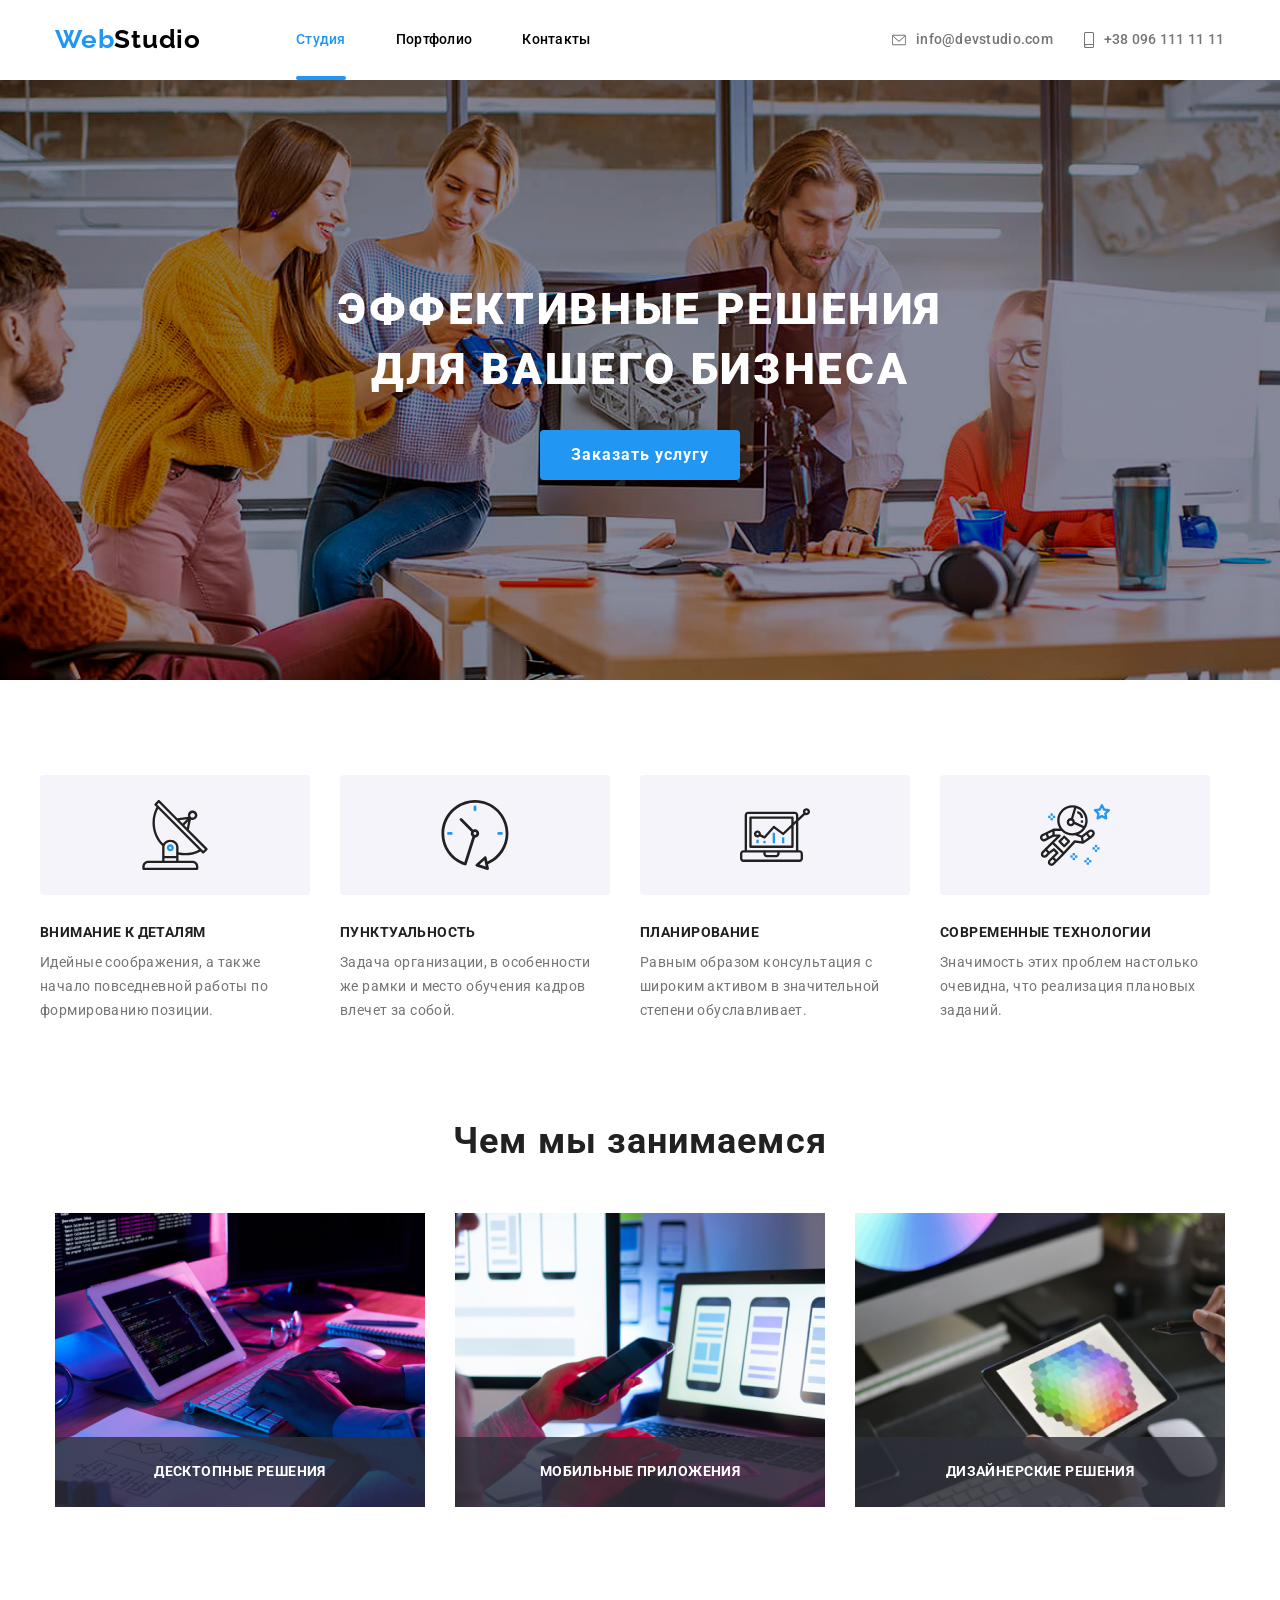
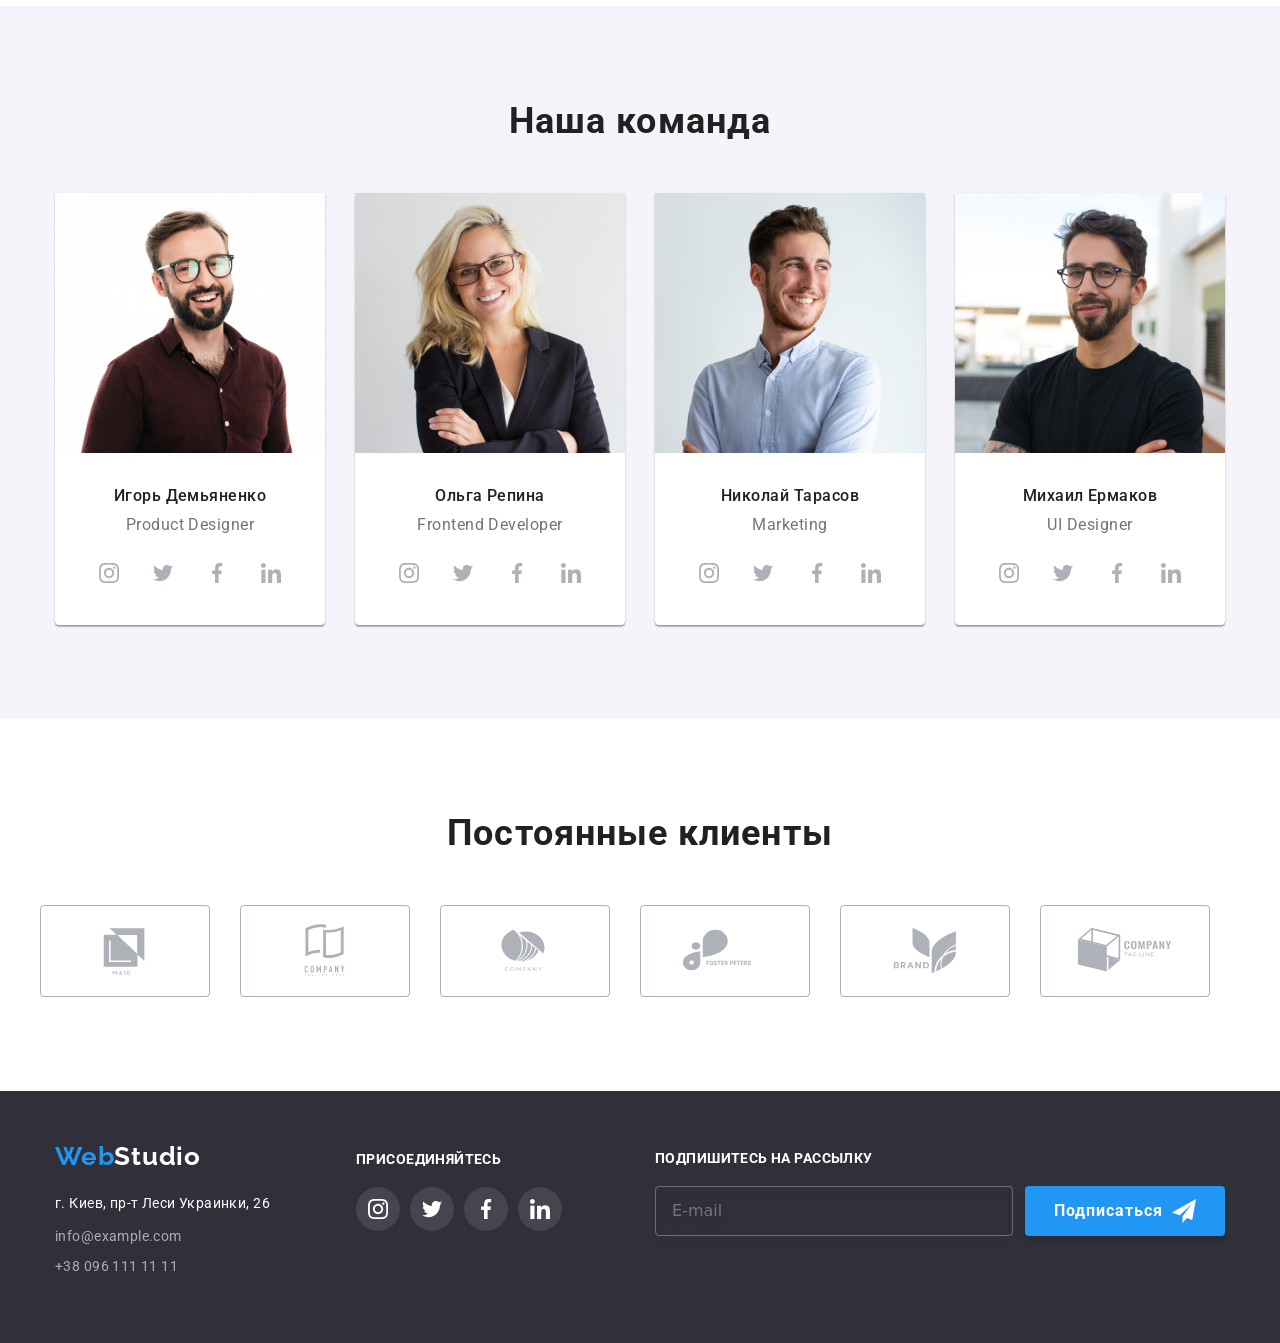
<file: index.html>
<!DOCTYPE html>
<html lang="ru">
  <head>
    <meta charset="UTF-8" />
    <meta http-equiv="X-UA-Compatible" content="IE=edge" />
    <meta name="viewport" content="width=device-width, initial-scale=1.0" />
    <link rel="stylesheet" href="css/styles.css" />
    <link
      rel="stylesheet"
      href="https://cdnjs.cloudflare.com/ajax/libs/modern-normalize/1.1.0/modern-normalize.min.css"
      integrity="sha512-wpPYUAdjBVSE4KJnH1VR1HeZfpl1ub8YT/NKx4PuQ5NmX2tKuGu6U/JRp5y+Y8XG2tV+wKQpNHVUX03MfMFn9Q=="
      crossorigin="anonymous"
      referrerpolicy="no-referrer"
    />
    <link rel="stylesheet" href="./css/styles.css" />
    <link rel="preconnect" href="https://fonts.googleapis.com" />
    <link rel="preconnect" href="https://fonts.gstatic.com" crossorigin />
    <link
      href="https://fonts.googleapis.com/css2?family=Montserrat:wght@400;700&family=Raleway:wght@700&family=Roboto:wght@400;500;700;900&display=swap"
      rel="stylesheet"
    />
    <title lang="en">WebStudio</title>
    <link
      rel="stylesheet"
      href="https://cdnjs.cloudflare.com/ajax/libs/modern-normalize/1.1.0/modern-normalize.min.css"
      integrity="sha512-wpPYUAdjBVSE4KJnH1VR1HeZfpl1ub8YT/NKx4PuQ5NmX2tKuGu6U/JRp5y+Y8XG2tV+wKQpNHVUX03MfMFn9Q=="
      crossorigin="anonymous"
      referrerpolicy="no-referrer"
    />
  </head>
  <body>
    <!-- Header -->
    <header class="header">
      <div class="container-head container">
        <nav class="nav">
          <a lang="en" class="logo" href="./index.html"
            ><span class="logo-styles">Web</span>Studio</a
          >
          <ul class="nav-menu">
            <li class="nav-link current"><a target="_blank" href="./index.html">Студия</a></li>
            <li class="nav-link"><a target="_blank" href="./portfolio.html">Портфолио</a></li>
            <li class="nav-link"><a target="_blank" href="">Контакты</a></li>
          </ul>
        </nav>
        <ul class="contacts">
          <li class="contact-link">
            <a lang="en" class="mail-styles" href="mailto:info@devstudio.com"
              ><svg class="mail-icon" width="16" height="12" ;>
                <use href="./images/symbol-defs.svg#icon-envelope"></use>
              </svg>
              info@devstudio.com</a
            >
          </li>
          <li class="contact-link">
            <a class="tel-styles" href="tel:+380961111111"
              ><svg class="tel-icon" width="10" height="16" ;>
                <use href="./images/symbol-defs.svg#icon-smartphone"></use></svg
              >+38 096 111 11 11</a
            >
          </li>
        </ul>
      </div>
    </header>
    <!-- Main -->
    <main class="main">
      <div class="main-container">
        <!-- Hero -->
        <section class="hero">
          <h1 class="hero-title">
            Эффективные решения <br />
            для вашего бизнеса
          </h1>
          <button class="btn hero-button" data-modal-open type="button">Заказать услугу</button>
        </section>
        <!-- Peculiarities -->
        <section class="peculiarities">
          <div class="peculiarities-container">
            <ul class="peculiarities-list">
              <li class="peculiarities-item">
                <div class="peculiarities-box-icon"><svg width="70" height="70" class="peculiarities-icon antenna-icon"><use href="./images/symbol-defs.svg#icon-antenna"></use></svg></div>
                <h3 class="peculiarities-title">Внимание к деталям</h3>
                <p class="peculiarities-text">
                  Идейные соображения, а также начало повседневной работы по
                  формированию позиции.
                </p>
              </li>
              <li class="peculiarities-item">
                <div class="peculiarities-box-icon"><svg width="70" height="70"  class="peculiarities-icon clock-icon"><use href="./images/symbol-defs.svg#icon-clock"></use></svg></div>
                <h3 class="peculiarities-title">Пунктуальность</h3>
                <p class="peculiarities-text">
                  Задача организации, в особенности же рамки и место обучения
                  кадров влечет за собой.
                </p>
              </li>
              <li class="peculiarities-item">
                <div class="peculiarities-box-icon"><svg width="70" height="70"  class="peculiarities-icon diagram-icon"><use href="./images/symbol-defs.svg#icon-diagram"></use></svg></div>
                <h3 class="peculiarities-title">Планирование</h3>
                <p class="peculiarities-text">
                  Равным образом консультация с широким активом в значительной
                  степени обуславливает.
                </p>
              </li>
              <li class="peculiarities-item">
                <div class="peculiarities-box-icon"><svg width="70" height="70"  class="peculiarities-icon astronaut-icon"><use href="./images/symbol-defs.svg#icon-astronaut"></use></svg></div>
                <h3 class="peculiarities-title">Современные технологии</h3>
                <p class="peculiarities-text">
                  Значимость этих проблем настолько очевидна, что реализация
                  плановых заданий.
                </p>
              </li>
            </ul>
          </div>
        </section>
        <!-- About us -->
        <div class="about">
          <h2 class="about-title">Чем мы занимаемся</h2>
          <ul class="about-list">
            <li class="about-item">
              <img class=""
                src="./images/box1.png"
                alt="Веб разработка"
                width="370px"
                height="294px"
              />
              <p class="aboutimg-text">ДЕСКТОПНЫЕ РЕШЕНИЯ</p>
            </li>
            <li class="about-item">
              <img class=""
                src="./images/box2.png"
                alt="Мобильный дизайн"
                width="370px"
                height="294px"
              />
              <p class="aboutimg-text">МОБИЛЬНЫЕ ПРИЛОЖЕНИЯ</p>
            </li>
            <li class="about-item">
              <img class=""
                src="./images/box3.png"
                alt="Графический дизайн"
                width="370px"
                height="294px"
              />
              <p class="aboutimg-text">ДИЗАЙНЕРСКИЕ РЕШЕНИЯ</p
            </li>
          </ul>
        </div>
        <!-- Our team -->
        <section class="our-team">
          <div class="container">
            <h2 class="our-team-title">Наша команда</h2>
            <ul class="team-list">
              <li class="team-card">
                <img
                  src="./images/img.jpg"
                  alt="Игорь Демьяненко"
                  width="270px"
                  height="260px"
                />
                <h3 class="card-title">Игорь Демьяненко</h3>
                <p class="card-text" lang="en">Product Designer</p>
                <ul class="card-soc-list">
                  <li class="card-soc-item">
                    <a class="card-soc-link" href=""
                      ><svg class="card-icon" width="20" height="20" ;>
                        <use
                          href="./images/symbol-defs.svg#icon-instagram"
                        ></use></svg
                    ></a>
                    
                  </li>
                  <li class="card-soc-item">
                      <a class="card-soc-link" href=""
                        ><svg class="card-icon" width="20" height="20" ;>
                          <use
                            href="./images/symbol-defs.svg#icon-twitter"
                          ></use></svg></a
                    ></a>
                  </li>
                  <li class="card-soc-item">
                      <a class="card-soc-link" href=""
                        ><svg class="card-icon" width="20" height="20" ;>
                          <use
                            href="./images/symbol-defs.svg#icon-facebook"
                          ></use></svg></a
                    ></a>
                  </li>
                  <li class="card-soc-item">
                      <a class="card-soc-link" href=""
                        ><svg class="card-icon" width="20" height="20" ;>
                          <use
                            href="./images/symbol-defs.svg#icon-linkedin"
                          ></use></svg></a
                    ></a>
                  </li>
                </ul>
              </li>
              <li class="team-card">
                <img
                  src="./images/img11.jpg"
                  alt="Ольга Репина"
                  width="270px"
                  height="260px"
                />
                <h3 class="card-title">Ольга Репина</h3>
                <p class="card-text" lang="en">Frontend Developer</p>
                <ul class="card-soc-list">
                  <li class="card-soc-item">
                    <a class="card-soc-link" href=""
                      ><svg class="card-icon" width="20" height="20" ;>
                        <use
                          href="./images/symbol-defs.svg#icon-instagram"
                        ></use></svg
                    ></a>
                    
                  </li>
                  <li class="card-soc-item">
                      <a class="card-soc-link" href=""
                        ><svg class="card-icon" width="20" height="20" ;>
                          <use
                            href="./images/symbol-defs.svg#icon-twitter"
                          ></use></svg></a
                    ></a>
                  </li>
                  <li class="card-soc-item">
                      <a class="card-soc-link" href=""
                        ><svg class="card-icon" width="20" height="20" ;>
                          <use
                            href="./images/symbol-defs.svg#icon-facebook"
                          ></use></svg></a
                    ></a>
                  </li>
                  <li class="card-soc-item">
                      <a class="card-soc-link" href=""
                        ><svg class="card-icon" width="20" height="20" ;>
                          <use
                            href="./images/symbol-defs.svg#icon-linkedin"
                          ></use></svg></a
                    ></a>
                  </li>
                </ul>
              </li>
              <li class="team-card">
                <img
                  src="./images/img22.jpg"
                  alt="Николай Тарасов"
                  width="270px"
                  height="260px"
                />
                <h3 class="card-title">Николай Тарасов</h3>
                <p class="card-text" lang="en">Marketing</p>
                <ul class="card-soc-list">
                  <li class="card-soc-item">
                    <a class="card-soc-link" href=""
                      ><svg class="card-icon" width="20" height="20" ;>
                        <use
                          href="./images/symbol-defs.svg#icon-instagram"
                        ></use></svg
                    ></a>
                    
                  </li>
                  <li class="card-soc-item">
                      <a class="card-soc-link" href=""
                        ><svg class="card-icon" width="20" height="20" ;>
                          <use
                            href="./images/symbol-defs.svg#icon-twitter"
                          ></use></svg></a
                    ></a>
                  </li>
                  <li class="card-soc-item">
                      <a class="card-soc-link" href=""
                        ><svg class="card-icon" width="20" height="20" ;>
                          <use
                            href="./images/symbol-defs.svg#icon-facebook"
                          ></use></svg></a
                    ></a>
                  </li>
                  <li class="card-soc-item">
                      <a class="card-soc-link" href=""
                        ><svg class="card-icon" width="20" height="20" ;>
                          <use
                            href="./images/symbol-defs.svg#icon-linkedin"
                          ></use></svg></a
                    ></a>
                  </li>
                </ul>
              </li>
              <li class="team-card">
                <img
                  src="./images/img33.jpg"
                  alt="Михаил Ермаков"
                  width="270px"
                  height="260px"
                />
                <h3 class="card-title">Михаил Ермаков</h3>
                <p class="card-text" lang="en">UI Designer</p>
                <ul class="card-soc-list">
                  <li class="card-soc-item">
                    <a class="card-soc-link" href=""
                      ><svg class="card-icon" width="20" height="20" ;>
                        <use
                          href="./images/symbol-defs.svg#icon-instagram"
                        ></use></svg
                    ></a>
                    
                  </li>
                  <li class="card-soc-item">
                      <a class="card-soc-link" href=""
                        ><svg class="card-icon" width="20" height="20" ;>
                          <use
                            href="./images/symbol-defs.svg#icon-twitter"
                          ></use></svg></a
                    ></a>
                  </li>
                  <li class="card-soc-item">
                      <a class="card-soc-link" href=""
                        ><svg class="card-icon" width="20" height="20" ;>
                          <use
                            href="./images/symbol-defs.svg#icon-facebook"
                          ></use></svg></a
                    ></a>
                  </li>
                  <li class="card-soc-item">
                      <a class="card-soc-link" href=""
                        ><svg class="card-icon" width="20" height="20" ;>
                          <use
                            href="./images/symbol-defs.svg#icon-linkedin"
                          ></use></svg></a
                    ></a>
                  </li>
                </ul>
              </li>
            </ul>
          </div>
        </section>
        <section class="regular">
          <div class="regular-container container">
          <h2 class="regular-title">Постоянные клиенты</h2>
          <ul class="regular-list">
            <li class="regular-item"><a class="regular-link" href=""><svg class="regular-icon" width="106" height="60"><use href="./images/symbol-defs.svg#icon-Logo"></use></svg></a></li>
            <li class="regular-item"><a class="regular-link" href=""><svg class="regular-icon" width="106" height="60"><use href="./images/symbol-defs.svg#icon-Logo-1"></use></svg></a></li>
            <li class="regular-item"><a class="regular-link" href=""><svg class="regular-icon" width="106" height="60"><use href="./images/symbol-defs.svg#icon-Logo-2"></use></svg></a></li>
            <li class="regular-item"><a class="regular-link" href=""><svg class="regular-icon" width="106" height="60"><use href="./images/symbol-defs.svg#icon-Logo-3"></use></svg></a></li>
            <li class="regular-item"><a class="regular-link" href=""><svg class="regular-icon" width="106" height="60"><use href="./images/symbol-defs.svg#icon-Logo-4"></use></svg></a></li>
            <li class="regular-item"><a class="regular-link" href=""><svg class="regular-icon" width="106" height="60"><use href="./images/symbol-defs.svg#icon-Logo-6"></use></svg></a></li>
          </ul>
          </div>
        </section>
      </div>
    </main>
    <!-- Footer -->
    <footer class="footer">
      <div class="footer-container container">
        <div class="footer-content">
          <a class="footer-logo" lang="en" href="index.html"
          ><span class="logo-styles">Web</span>Studio</a
        >
        <address class="address">
          <a href="https://goo.gl/maps/aNRmM5jgGCXuYNQ1A" class="footer-link"
            >г. Киев, пр-т Леси Украинки, 26</a
          >
          <ul class="footer-contacts">
            <a lang="en" class="footer-mail" href="mailto:info@example.com"
              >info@example.com</a
            >
            
            <a class="footer-tel" href="tel:+380961111111">+38 096 111 11 11</a>
          </ul>
        </address>
        </div>
      <div class="footer-social">
        <h3 class="footer-social-title">Присоединяйтесь</h3>
        <ul class="footer-soc-list">
                  <li class="card-soc-item footer-soc">
                    <a class="card-soc-link" href=""
                      ><svg class="card-icon" width="20" height="20" ;>
                        <use
                          href="./images/symbol-defs.svg#icon-instagram-white"
                        ></use></svg
                    ></a>
                    
                  </li>
                  <li class="card-soc-item footer-soc">
                      <a class="card-soc-link" href=""
                        ><svg class="card-icon" width="20" height="20" ;>
                          <use
                            href="./images/symbol-defs.svg#icon-twitter-white"
                          ></use></svg></a
                    ></a>
                  </li>
                  <li class="card-soc-item footer-soc">
                      <a class="card-soc-link" href=""
                        ><svg class="card-icon" width="20" height="20" ;>
                          <use
                            href="./images/symbol-defs.svg#icon-facebook-white"
                          ></use></svg></a
                    ></a>
                  </li>
                  <li class="card-soc-item footer-soc">
                      <a class="card-soc-link" href=""
                        ><svg class="card-icon" width="20" height="20" ;>
                          <use
                            href="./images/symbol-defs.svg#icon-linkedin-white"
                          ></use></svg></a
                    ></a>
                  </li>
                </ul>
      </div>
      <div class="footer-invite">
        <p class="footer-invite-text">подпишитесь на рассылку</p>
        <div class="footer-invite-wrap">
        <form class="footer-invite-form">
          <input class="footer-invite-input" type="email" name="invite-email" id="invite-email" placeholder="E-mail">
        <button class="invite-btn" type="submit">Подписаться<img class="invite-img" src="./images/icon send.png" alt="иконка отправить" width="24px" height="24px"></button>
        </form>
      </div>
      </div>
      </div>
    </footer>
    <div class="backdrop is-hidden" data-modal>
      <div class="modal">
        <button class="modal-btnclose" data-modal-close type="button"><svg class="modalbtn-close-svg" width="14" height="14"><use href="./images/symbol-defs.svg#icon-modal-btnclose"></use></svg></button>
        <p class="modal-title">Оставьте свои данные, мы вам перезвоним</p>
        <form class="modal-form">
          <label for="modal-input-name" class="modal-input-label">Имя</label>
          <div class="modal-input-container"><input type="text" id="modal-input-name" class="modal-input-name modal-input"><svg class="modal-name-icon" width="18" height="18"><use href="./images/symbol-defs.svg#icon-person"></use></svg>
          </div>
          <label for="modal-input-tel" class="modal-input-label">Телефон</label>
          <div class="modal-input-container">
            <input type="tel" id="modal-input-tel" class="modal-input-tel modal-input"><svg class="modal-name-icon" width="18" height="18"><use href="./images/symbol-defs.svg#icon-phone-modal"></use></svg>
          </div>
          <label for="modal-input-email" class="modal-input-label">Почта</label>
          <div class="modal-input-container">
            <input type="email" id="modal-input-email" class="modal-input-email modal-input"><svg class="modal-name-icon" width="18" height="18"><use href="./images/symbol-defs.svg#icon-email"></use></svg>
          </div>
          <label for="input-comment" class="modal-textarea-label">Комментарий</label>
          <div class="modal-textarea-container"><textarea placeholder="Введите текст" id="input-comment" name="input-comment" class="modal-textarea"></textarea></div>
          <div class="modal-checkbox-container"><input id="modal-checkbox" type="checkbox" class="is-hidden def-checkbox"><label for="modal-checkbox" class="modal-label-checkbox"><p class="modal-checkbox-text">Соглашаюсь с рассылкой и принимаю <a target="_blank" href="" class="modal-checkbox-link">Условия договора</a></p></label></div>
          <button type="submit" class="modal-btnsubmit">Отправить</button>
        </form>
      </div>
    </div>
    <script src="./js/modal.js"></script>
  </body>
</html>
</file>
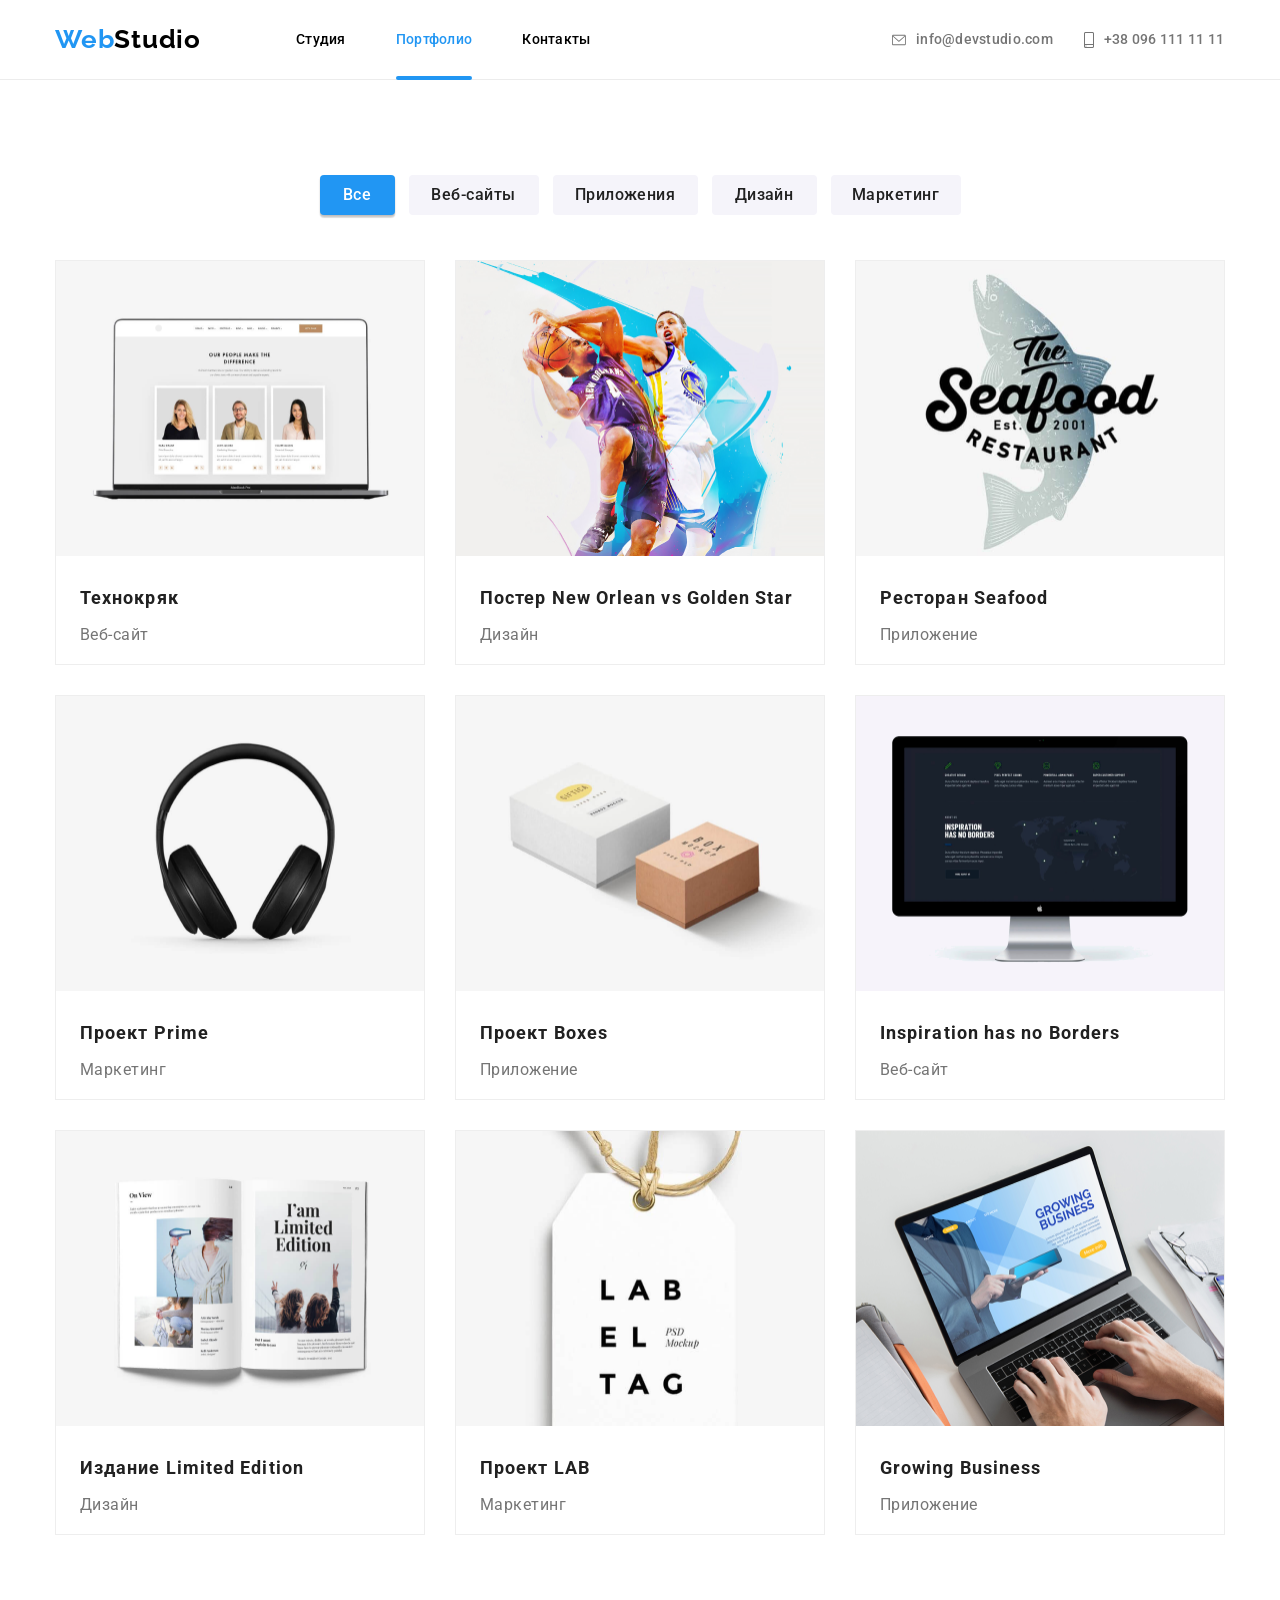
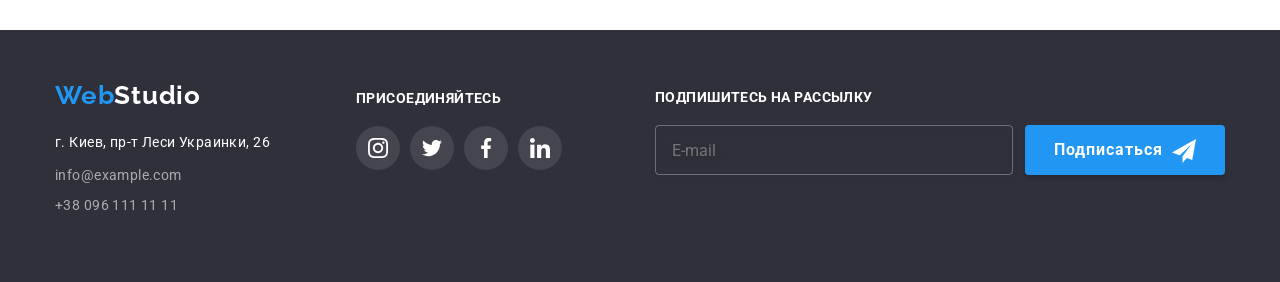
<file: portfolio.html>
<!DOCTYPE html>
<html lang="en">
  <head>
    <meta charset="UTF-8" />
    <meta http-equiv="X-UA-Compatible" content="IE=edge" />
    <meta name="viewport" content="width=device-width, initial-scale=1.0" />
    <link rel="stylesheet" href="/css/styles.css" />
    <link
      rel="stylesheet"
      href="https://cdnjs.cloudflare.com/ajax/libs/modern-normalize/1.1.0/modern-normalize.min.css"
      integrity="sha512-wpPYUAdjBVSE4KJnH1VR1HeZfpl1ub8YT/NKx4PuQ5NmX2tKuGu6U/JRp5y+Y8XG2tV+wKQpNHVUX03MfMFn9Q=="
      crossorigin="anonymous"
      referrerpolicy="no-referrer"
    />
    <link rel="stylesheet" href="./css/styles.css" />
    <link rel="preconnect" href="https://fonts.googleapis.com" />
    <link rel="preconnect" href="https://fonts.gstatic.com" crossorigin />
    <link
      href="https://fonts.googleapis.com/css2?family=Montserrat:wght@400;700&family=Raleway:wght@700&family=Roboto:wght@400;500;700;900&display=swap"
      rel="stylesheet"
    />
    <title>Portfolio</title>
  </head>
  <body>
    <!-- Header -->
    <header class="header portfolio-header">
      <div class="container-head container">
        <nav class="portfolio-nav">
          <a lang="en" class="logo" href="./index.html"
            ><span class="logo-styles">Web</span>Studio</a
          >
          <ul class="nav-menu">
            <li class="nav-link"><a href="./index.html">Студия</a></li>
            <li class="nav-link current">
              <a href="./portfolio.html">Портфолио</a>
            </li>
            <li class="nav-link"><a href="">Контакты</a></li>
          </ul>
        </nav>
        <ul class="contacts">
          <li class="contact-link">
            <a lang="en" class="mail-styles" href="mailto:info@devstudio.com"
              ><svg class="mail-icon" width="16" height="12" ;>
                <use href="./images/symbol-defs.svg#icon-envelope"></use></svg
              >info@devstudio.com</a
            >
          </li>
          <li class="contact-link">
            <a class="tel-styles" href="tel:+380961111111"
              ><svg class="tel-icon" width="10" height="16" ;>
                <use href="./images/symbol-defs.svg#icon-smartphone"></use></svg
              >+38 096 111 11 11</a
            >
          </li>
        </ul>
      </div>
    </header>
    <!-- Main -->
    <main>
      <section class="main-section-portfolio">
        <div class="container-main">
          <ul class="main-btn">
            <li class="mainbtn-item">
              <button type="button" class="mainbtn current-filter mainbtn-all">
                Все
              </button>
            </li>
            <li class="mainbtn-item">
              <button type="button" class="mainbtn mainbtn-websites">
                Веб-сайты
              </button>
            </li>
            <li class="mainbtn-item">
              <button type="button" class="mainbtn mainbtn-app">
                Приложения
              </button>
            </li>
            <li class="mainbtn-item">
              <button type="button" class="mainbtn mainbtn-design">
                Дизайн
              </button>
            </li>
            <li class="mainbtn-item">
              <button type="button" class="mainbtn mainbtn-marketing">
                Маркетинг
              </button>
            </li>
          </ul>
          <section class="cards">
            <div class="main-container">
              <div class="cards-container">
                <ul class="main-cards">
                  <li class="card">
                    <a href="">
                   <div class="card-thumb">
                    <img
                        class="card-pic"
                        width="370"
                        height="295"
                        src="./images/1.png"
                        alt="Постер New Orlean vs Golden Star"
                      /><p class="card-animation">Ресурс предлагает комплексные предложения с разным уровнем функционала и сервисов. Все это позволит посетителю получить исчерпывающие сведения о компании или частном лице.</p> </div>
                      <div class="text-card">
                        <h3 class="card-title-portfolio">Технокряк
                        </h3>
                        <p class="card-text-portfolio">Веб-сайт</p>
                      </div>
                    </a>
                  </li>
                  <li class="card">
                    <a href=""
                      ><div class="card-thumb"><img
                        class="card-pic"
                        width="370"
                        height="295"
                        src="./images/img1.png"
                        alt="Постер New Orlean vs Golden Star"
                      /> <p class="card-animation">Ресурс предлагает комплексные предложения с разным уровнем функционала и сервисов. Все это позволит посетителю получить исчерпывающие сведения о компании или частном лице.</p></div>
                      <div class="text-card">
                        <h3 class="card-title-portfolio">
                          Постер
                          <span lang="en">New Orlean vs Golden Star</span>
                        </h3>
                        <p class="card-text-portfolio">Дизайн</p>
                      </div>
                    </a>
                  </li>
                  <li class="card">
                    <a href=""
                      ><div class="card-thumb"><img
                        class="card-pic"
                        width="370"
                        height="295"
                        src="./images/img2.png"
                        alt="Ресторан Seafood"
                      /><p class="card-animation">Ресурс предлагает комплексные предложения с разным уровнем функционала и сервисов. Все это позволит посетителю получить исчерпывающие сведения о компании или частном лице.</p></div> 
                      <div class="text-card">
                        <h3 class="card-title-portfolio">
                          Ресторан <span lang="en">Seafood</span>
                        </h3>
                        <p class="card-text-portfolio">Приложение</p>
                      </div>
                    </a>
                  </li>
                  <li class="card">
                    <a href=""
                      ><div class="card-thumb"><img
                        class="card-pic"
                        width="370"
                        height="295"
                        src="./images/img3.png"
                        alt="Проект Prime"
                      /><p class="card-animation">Ресурс предлагает комплексные предложения с разным уровнем функционала и сервисов. Все это позволит посетителю получить исчерпывающие сведения о компании или частном лице.</p> </div> 
                      <div class="text-card">
                        <h3 class="card-title-portfolio">
                          Проект <span lang="en">Prime</span>
                        </h3>
                        <p class="card-text-portfolio">Маркетинг</p>
                      </div>
                    </a>
                  </li>
                  <li class="card">
                    <a href=""
                      > <div class="card-thumb"><img
                        class="card-pic"
                        width="370"
                        height="295"
                        src="./images/img4.png"
                        alt="Проект Boxes"
                      /> <p class="card-animation">Ресурс предлагает комплексные предложения с разным уровнем функционала и сервисов. Все это позволит посетителю получить исчерпывающие сведения о компании или частном лице.</p></div>
                      <div class="text-card">
                        <h3 class="card-title-portfolio">
                          Проект <span lang="en">Boxes</span>
                        </h3>
                        <p class="card-text-portfolio">Приложение</p>
                      </div>
                    </a>
                  </li>
                  <li class="card">
                    <a href=""
                      ><div class="card-thumb"><img
                        class="card-pic"
                        width="370"
                        height="295"
                        src="./images/img5.png"
                        alt="Веб-сайт Inspiration has no Borders"
                      /><p class="card-animation">Ресурс предлагает комплексные предложения с разным уровнем функционала и сервисов. Все это позволит посетителю получить исчерпывающие сведения о компании или частном лице.</p></div> 
                      <div class="text-card">
                        <h3 lang="en" class="card-title-portfolio">
                          Inspiration has no Borders
                        </h3>
                        <p lang="ru" class="card-text-portfolio">Веб-сайт</p>
                      </div>
                    </a>
                  </li>
                  <li class="card">
                    <a href=""
                      ><div class="card-thumb"><img
                        class="card-pic"
                        width="370"
                        height="295"
                        src="./images/img6.png"
                        alt="Книга Limited Edition"
                      /><p class="card-animation">Ресурс предлагает комплексные предложения с разным уровнем функционала и сервисов. Все это позволит посетителю получить исчерпывающие сведения о компании или частном лице.</p> </div>
                      <div class="text-card">
                        <h3 class="card-title-portfolio">
                          Издание <span lang="en">Limited Edition</span>
                        </h3>
                        <p class="card-text-portfolio">Дизайн</p>
                      </div>
                    </a>
                  </li>
                  <li class="card">
                    <a href=""
                      ><div class="card-thumb"><img
                        class="card-pic"
                        width="370"
                        height="295"
                        src="./images/img7.png"
                        alt="Проект LAB"
                      /> <p class="card-animation">Ресурс предлагает комплексные предложения с разным уровнем функционала и сервисов. Все это позволит посетителю получить исчерпывающие сведения о компании или частном лице.</p></div>
                      <div class="text-card">
                        <h3 class="card-title-portfolio">Проект LAB</h3>
                        <p class="card-text-portfolio">Маркетинг</p>
                      </div>
                    </a>
                  </li>
                  <li class="card">
                    <a href=""
                      ><div class="card-thumb"><img
                        class="card-pic"
                        width="370"
                        height="295"
                        src="./images/img8.png"
                        alt="Приложение Growing Business"
                      /><p class="card-animation">Ресурс предлагает комплексные предложения с разным уровнем функционала и сервисов. Все это позволит посетителю получить исчерпывающие сведения о компании или частном лице.</p> <p class="card-animation">Ресурс предлагает комплексные предложения с разным уровнем функционала и сервисов. Все это позволит посетителю получить исчерпывающие сведения о компании или частном лице.</p></div>
                      <div class="text-card">
                        <h3 lang="en" class="card-title-portfolio">
                          Growing Business
                        </h3>
                        <p class="card-text-portfolio">Приложение</p>
                      </div>
                    </a>
                  </li>
                </ul>
              </div>
            </div>
          </section>
        </div>
      </section>
    </main>
    <!-- Footer -->
    <footer class="footer">
      <div class="footer-container container">
        <div class="footer-content">
          <a class="footer-logo" lang="en" href="index.html"
          ><span class="logo-styles">Web</span>Studio</a
        >
        <address class="address">
          <a href="https://goo.gl/maps/aNRmM5jgGCXuYNQ1A" class="footer-link"
            >г. Киев, пр-т Леси Украинки, 26</a
          >
          <ul class="footer-contacts">
            <a lang="en" class="footer-mail" href="mailto:info@example.com"
              >info@example.com</a
            >
            
            <a class="footer-tel" href="tel:+380961111111">+38 096 111 11 11</a>
          </ul>
        </address>
        </div>
      <div class="footer-social">
        <h3 class="footer-social-title">Присоединяйтесь</h3>
        <ul class="footer-soc-list">
                  <li class="card-soc-item footer-soc">
                    <a class="card-soc-link" href=""
                      ><svg class="card-icon" width="20" height="20" ;>
                        <use
                          href="./images/symbol-defs.svg#icon-instagram-white"
                        ></use></svg
                    ></a>
                    
                  </li>
                  <li class="card-soc-item footer-soc">
                      <a class="card-soc-link" href=""
                        ><svg class="card-icon" width="20" height="20" ;>
                          <use
                            href="./images/symbol-defs.svg#icon-twitter-white"
                          ></use></svg></a
                    ></a>
                  </li>
                  <li class="card-soc-item footer-soc">
                      <a class="card-soc-link" href=""
                        ><svg class="card-icon" width="20" height="20" ;>
                          <use
                            href="./images/symbol-defs.svg#icon-facebook-white"
                          ></use></svg></a
                    ></a>
                  </li>
                  <li class="card-soc-item footer-soc">
                      <a class="card-soc-link" href=""
                        ><svg class="card-icon" width="20" height="20" ;>
                          <use
                            href="./images/symbol-defs.svg#icon-linkedin-white"
                          ></use></svg></a
                    ></a>
                  </li>
                </ul>
      </div>
      <div class="footer-invite">
        <p class="footer-invite-text">подпишитесь на рассылку</p>
        <div class="footer-invite-wrap">
        <form class="footer-invite-form">
          <input class="footer-invite-input" type="email" name="invite-email" id="invite-email" placeholder="E-mail">
        <button class="invite-btn" type="submit">Подписаться<img class="invite-img" src="./images/icon send.png" alt="иконка отправить" width="24px" height="24px"></button>
        </form>
      </div>
      </div>
      </div>
    </footer>
  </body>
</html>
</file>
<file: css/styles.css>
root {
  --text-color: #212121;
  --background-btn: #f5f4fa;
  --btncolor-hover: #2196f3;
  --btntext-hover: #ffffff;
}

body {
  font-family: "Roboto", sans-serif;
  margin: 0;
  padding: 0;
}
button {
  cursor: pointer;
}
ul {
  padding-inline-start: 0px;
  margin: 0px;
  padding: 0px;
}
a {
  color: inherit;
  text-decoration: none;
}
li {
  list-style-type: none;
}

/* ----------HEADER---------- */

.header {
  display: block;
  height: 80px;
  max-height: 80px;
  margin: 0 auto;
  border-left: none;
  border-right: none;
  border-top: none;
}
.container-head {
  display: flex;
  height: 80px;
}
.portfolio-header {
  border: 1px solid #ececec;
  border-left: none;
  border-top: none;
  border-right: none;
}
.logo {
  color: #000000;
  font-family: "Raleway";
  font-style: normal;
  font-weight: 700;
  font-size: 26px;
  line-height: 1.19px;
  letter-spacing: 0.03em;
  margin-right: 95px;
}
.logo-styles {
  color: #2196f3;
}

.nav {
  display: flex;
  align-items: center;
  margin-right: auto;
}
.portfolio-nav {
  align-items: center;
  display: flex;
  margin-right: auto;
}

.nav-menu {
  align-items: center;
  display: flex;
}
.nav-link {
  font-family: "Roboto";
  font-style: normal;
  font-weight: 500;
  font-size: 14px;
  line-height: 1.14;
  letter-spacing: 0.02em;
}
.current::after {
  content: "";
  position: absolute;
  width: 100%;
  height: 4px;
  background-color: #2196f3;
  border-radius: 2px;
  left: 0;
  bottom: -32px;
}
.nav-link:not(:last-child) {
  margin-right: 50px;
}
.current {
  color: #2196f3;
  position: relative;
}
.nav-link:hover,
.nav-link:focus {
  color: #2196f3;
  transition: color 250ms cubic-bezier(0.4, 0, 0.2, 1);
}
.contacts {
  display: inline;
  display: flex;
  align-items: center;
}
.contact-link {
  height: 17px;
}
.contact-link:not(:last-child) {
  margin-right: 30px;
}
.contact-link > .tel-styles {
  justify-content: center;
  align-items: center;
}
.mail-styles {
  font-family: "Roboto";
  font-style: normal;
  font-weight: 500;
  font-size: 14px;
  line-height: 1.14;
  letter-spacing: 0.02em;
  width: 135px;
  color: #757575;
  align-items: center;
  height: 16px;
  width: 161px;
  display: flex;
  align-items: center;
  justify-content: center;
  display: flex;
}
.mail-styles:hover,
.mail-styles:focus {
  color: #2196f3;
  transition: color 250ms cubic-bezier(0.4, 0, 0.2, 1);
}

.mail-icon {
  margin-right: 10px;
  fill: currentColor;
  display: flex;
  justify-items: center;
}

.tel-styles {
  font-family: "Roboto";
  font-style: normal;
  font-weight: 500;
  font-size: 14px;
  line-height: 1.14;
  letter-spacing: 0.02em;
  color: #757575;
  width: 142px;
  height: 16px;
  align-content: center;
  display: flex;
}
.tel-styles:hover,
.tel-styles:focus {
  color: #2196f3;
  transition: color 250ms cubic-bezier(0.4, 0, 0.2, 1);
}
.tel-styles > .tel-icon {
}
.tel-icon {
  margin-right: 10px;
  fill: currentColor;
}

/* ----------MAIN---------- */

/* ----------HERO---------- */

.hero {
  height: 600px;
  background-image: url(../images/herobg.png);
  background-repeat: no-repeat;
  background-position: center;
}
.hero-title {
  padding-bottom: 30px;
  font-family: "Roboto";
  font-style: normal;
  font-weight: 900;
  font-size: 44px;
  line-height: 1.36;
  text-align: center;
  letter-spacing: 0.06em;
  text-transform: uppercase;
  padding-top: 200px;
  color: #ffffff;
  margin: 0;
}
.hero-button {
  width: 200px;
  height: 50px;
  background-color: #2196f3;
  color: #fff;
  font-family: "Roboto";
  font-style: normal;
  font-weight: 700;
  font-size: 16px;
  line-height: 1.88;
  align-items: center;
  text-align: center;
  letter-spacing: 0.06em;
  cursor: pointer;
  border: none;
  box-shadow: 0px 4px 4px rgba(0, 0, 0, 0.15);
  border-radius: 4px;
  margin-top: 30px;
  margin: 0 auto;
  display: block;
}
.hero-button:hover {
  background-color: #188ce8;
  box-shadow: 0px 4px 4px rgba(0, 0, 0, 0.15);
}

/* ----------PECULIARITIES---------- */

.peculiarities {
  padding: 95px 0;
  margin: 0 auto;
}
.peculiarities-container {
  width: 1200px;
  margin: 0 auto;
  box-sizing: border-box;
}
.peculiarities-list {
  display: flex;
}
.peculiarities-item {
  width: 270px;
  height: 251px;
}
.peculiarities-box-icon {
  width: 270px;
  height: 120px;
  background-color: #f5f4fa;
  margin-bottom: 30px;
  text-align: center;
  justify-content: center;
  display: flex;
  border-radius: 4px;
}
.peculiarities-icon {
  margin: auto;
}
.peculiarities-item > img {
  margin-bottom: 30px;
}
.peculiarities-item:not(:last-child) {
  margin-right: 30px;
}
.peculiarities-title {
  font-family: "Roboto";
  font-weight: 700;
  font-size: 14px;
  line-height: 1.14;
  letter-spacing: 0.03em;
  text-transform: uppercase;
  color: #212121;
  margin: 0;
  margin-bottom: 10px;
}
.peculiarities-text {
  font-family: "Roboto";
  font-style: normal;
  font-weight: 400;
  font-size: 14px;
  line-height: 1.71;
  letter-spacing: 0.03em;
  color: #757575;
  margin: 0;
}

/* ----------ABOUT---------- */

.about {
  width: 1200px;
  height: 390px;
  margin: 0 auto;
  margin-bottom: 95px;
}
.about-title {
  font-family: "Roboto";
  font-style: normal;
  font-weight: 700;
  font-size: 36px;
  line-height: 1.16;
  text-align: center;
  letter-spacing: 0.03em;
  color: #212121;
  margin: 0;
  margin-bottom: 50px;
}
.about-list {
  display: flex;
  justify-content: center;
}
.about-item {
  position: relative;
  overflow: hidden;
  width: 370px;
  height: 294px;
}
.about-item:not(:last-child) {
  margin-right: 30px;
}
.aboutimg-text {
  position: absolute;
  width: 370px;
  height: 70px;
  font-family: "Roboto";
  font-weight: 700;
  font-size: 14px;
  line-height: 1.42;
  text-align: center;
  letter-spacing: 0.03em;
  margin: 0;
  color: #fff;
  bottom: 0;
  background: #2f303acc;
  padding: 25px;
}

/* ----------TEAM---------- */

.our-team {
  background: #f5f4fa;
  padding-bottom: 94px;
  padding-top: 95px;
}
.container {
  width: 1200px;
  padding-left: 15px;
  padding-right: 15px;
  margin: 0 auto;
}
.our-team-title {
  font-family: "Roboto";
  font-style: normal;
  font-weight: 700;
  font-size: 36px;
  line-height: 1.16;
  text-align: center;
  letter-spacing: 0.03em;
  color: #212121;
  margin: 0;
  margin-bottom: 50px;
}
.team-list {
  display: flex;
  margin-top: 50px;
  margin: 0 auto;
  justify-content: center;
}
.team-card {
  box-shadow: 0px 1px 3px rgba(0, 0, 0, 0.12), 0px 1px 1px rgba(0, 0, 0, 0.14),
    0px 2px 1px rgba(0, 0, 0, 0.2);
  border-radius: 0px 0px 4px 4px;
  background-color: #fff;
}
.team-card:not(:last-child) {
  margin-right: 30px;
}
.card-text-container {
  padding: 30px 70px;
  height: 108px;
}
.card-title {
  padding-top: 30px;
  margin: 0;
  margin-bottom: 10px;
  font-family: "Roboto";
  font-style: normal;
  font-weight: 500;
  font-size: 16px;
  line-height: 1.18;
  text-align: center;
  letter-spacing: 0.03em;
  color: #212121;
}
.card-text {
  font-family: "Roboto";
  font-style: normal;
  font-weight: 400;
  font-size: 16px;
  line-height: 1.18;
  text-align: center;
  letter-spacing: 0.03em;
  color: #757575;
  margin: 0;
  padding-bottom: 16px;
}

.card-soc-list {
  display: flex;
  justify-content: center;
  margin-bottom: 30px;
}
.card-soc-item {
  width: 44px;
  height: 44px;
}
.footer-soc {
}
.card-soc-item:not(:last-child) {
  margin-right: 10px;
}
.card-soc-link {
  width: 100%;
  height: 100%;
  border-radius: 50%;
  display: flex;
  justify-content: center;
  align-items: center;
  background: rgba(255, 255, 255, 0.1);
  transition: background-color 250ms cubic-bezier(0.4, 0, 0.2, 1);
}
.card-soc-link:hover,
.card-soc-link:focus {
  background-color: #2196f3;
  transition: background-color 250ms cubic-bezier(0.4, 0, 0.2, 1);
}
.card-soc-link:hover > .card-icon,
.card-soc-link:focus > .card-icon {
  fill: #fff;
  transition: fill 250ms cubic-bezier(0.4, 0, 0.2, 1);
}
.card-icon {
  fill: #afb1b8;
  transition: fill 250ms cubic-bezier(0.4, 0, 0.2, 1);
}

/* --------------------------------------------REGULAR-------------------------- */

.regular {
}
.regular-container {
  padding: 94px 0;
}
.regular-title {
  font-family: "Roboto";
  font-style: normal;
  font-weight: 700;
  font-size: 36px;
  line-height: 1.16;
  text-align: center;
  letter-spacing: 0.03em;
  color: #212121;
  margin: 0;
  margin-bottom: 50px;
}
.regular-list {
  display: flex;
  height: 92px;
}
.regular-item {
  width: 170px;
  height: 92px;
  margin: 0 auto;
  border: 1px solid #afb1b8;
  margin: 0;
  border-radius: 4px;
  transition-duration: 250ms;
  transition-timing-function: cubic-bezier(0.4, 0, 0.2, 1);
}
.regular-item:hover,
.regular-item:focus {
  border: 1px solid #2196f3;
  transition: border 250ms cubic-bezier(0.4, 0, 0.2, 1);
}

.regular-link:hover > .regular-icon,
.regular-link:focus > .regular-icon {
  fill: #2196f3;
  transition-duration: 250ms;
  transition-timing-function: cubic-bezier(0.4, 0, 0.2, 1);
}
.regular-link {
  width: 100%;
  height: 100%;
  display: flex;
  justify-content: center;
  align-items: center;
  transition-duration: 250ms;
  transition-timing-function: cubic-bezier(0.4, 0, 0.2, 1);
}
.regular-item:not(:last-child) {
  margin-right: 30px;
}
.regular-icon {
  display: flex;
  justify-content: center;
  align-items: center;
  fill: #afb1b8;
}

/* ----------FOOTER---------- */

.footer {
  background: #2f303a;
  height: 252px;
}
.footer-container {
  height: 252px;
  display: flex;
}
.footer-content {
  height: 132px;
  width: 231px;
  margin-right: 70px;
  padding-top: 50px;
}
.footer-contacts {
  padding-bottom: 60px;
}
.footer-logo {
  display: block;
  font-family: "Raleway";
  font-style: normal;
  font-weight: 700;
  font-size: 26px;
  line-height: 1.19;
  letter-spacing: 0.03em;
  margin-bottom: 20px;
  color: #ffffff;
  width: 145px;
  height: 31px;
}
.address {
  width: 231px;
  height: 81px;
}
.footer-link {
  display: block;
  font-family: "Roboto";
  font-style: normal;
  font-weight: 400;
  font-size: 14px;
  line-height: 1.71;
  letter-spacing: 0.03em;
  color: #ffffff;
  margin-bottom: 9px;
}
.footer-mail {
  display: block;
  font-family: "Roboto";
  font-style: normal;
  font-weight: 400;
  font-size: 14px;
  line-height: 1.71;
  letter-spacing: 0.03em;
  color: rgba(255, 255, 255, 0.6);
  width: 231px;
  height: 21px;
  margin-bottom: 9px;
}
.footer-mail:hover,
.footer-mail:focus {
  color: #2196f3;
  transition: color 250ms cubic-bezier(0.4, 0, 0.2, 1);
}
.footer-tel {
  display: block;
  font-family: "Roboto";
  font-style: normal;
  font-weight: 400;
  font-size: 14px;
  line-height: 1.71;
  letter-spacing: 0.03em;
  color: rgba(255, 255, 255, 0.6);
  width: 231px;
  height: 21px;
}
.footer-tel:hover,
.footer-tel:focus {
  color: #2196f3;
  transition: color 250ms cubic-bezier(0.4, 0, 0.2, 1);
}
.footer-social {
  padding-top: 60px;
  width: 206px;
  height: 80px;
  margin-right: 93px;
}
.footer-social-title {
  margin: 0;
  margin-bottom: 20px;
  font-family: "Roboto";
  font-style: normal;
  font-weight: 700;
  font-size: 14px;
  line-height: 16px;
  letter-spacing: 0.03em;
  text-transform: uppercase;
  color: #fff;
}
.footer-soc-list {
  display: flex;
  justify-content: center;
}
.footer-invite {
  padding-top: 59px;
}
.footer-invite-text {
  font-family: "Roboto";
  font-style: normal;
  font-weight: 700;
  font-size: 14px;
  line-height: 16px;
  letter-spacing: 0.03em;
  text-transform: uppercase;
  color: #ffffff;
  margin: 0;
  margin-bottom: 20px;
}
.footer-invite-wrap {
}
.footer-invite-form {
  box-sizing: border-box;
  display: flex;
}
.footer-invite-input {
  margin-right: 12px;
  border: 1px solid rgba(255, 255, 255, 0.3);
  filter: drop-shadow(0px 4px 4px rgba(0, 0, 0, 0.15));
  border-radius: 4px;
  background-color: transparent;
  width: 358px;
  height: 50px;
  outline: none;
  padding-left: 16px;
  color: rgba(255, 255, 255, 0.75);
  box-sizing: border-box;
}
.invite-btn {
  width: 200px;
  height: 50px;
  font-family: "Roboto";
  font-style: normal;
  font-weight: 700;
  font-size: 16px;
  line-height: 1.88;
  align-items: center;
  text-align: center;
  letter-spacing: 0.06em;
  color: #ffffff;
  background: #2196f3;
  box-shadow: 0px 4px 4px rgba(0, 0, 0, 0.15);
  border-radius: 4px;
  border: none;
}
.invite-btn:hover {
  background-color: #188ce8;
  box-shadow: 0px 4px 4px rgba(0, 0, 0, 0.15);
}
.invite-img {
  vertical-align: middle;
  margin-left: 9px;
}

/* ----------PORTFOLIO STYLES---------- */

/* ----------HEADER---------- */

/* ----------MAIN---------- */

.main-section-portfolio {
  padding-bottom: 95px;
}
.container-main {
  width: 1200px;
  padding: 0 15px;
  margin: 0 auto;
}
.main-btn {
  height: 55px;
  margin-top: 95px;
  margin-bottom: 30p;
  text-align: center;
  margin-bottom: 30px;
}
.mainbtn-item {
  display: inline;
}
.mainbtn-item:not(:last-child) {
  margin-right: 10px;
}
.mainbtn {
  background: #f5f4fa;
  border-radius: 4px;
  font-family: "Roboto";
  font-style: normal;
  font-weight: 500;
  font-size: 16px;
  line-height: 1.62;
  text-align: center;
  letter-spacing: 0.03em;
  border: none;
  color: #212121;
  cursor: pointer;
  width: 130px;
  height: 40px;
}
.mainbtn:hover,
.mainbtn:focus {
  color: #ffffff;
  background: #2196f3;
  box-shadow: 0px 3px 1px rgba(0, 0, 0, 0.1), 0px 1px 2px rgba(0, 0, 0, 0.08),
    0px 2px 2px rgba(0, 0, 0, 0.12);
  border-radius: 4px;
  transition: color 250ms cubic-bezier(0.4, 0, 0.2, 1),
    background 250ms cubic-bezier(0.4, 0, 0.2, 1),
    box-shadow 250ms cubic-bezier(0.4, 0, 0.2, 1),
    border-radius 250ms cubic-bezier(0.4, 0, 0.2, 1);
}
.current-filter {
  color: #ffffff;
  background: #2196f3;
  box-shadow: 0px 3px 1px rgba(0, 0, 0, 0.1), 0px 1px 2px rgba(0, 0, 0, 0.08),
    0px 2px 2px rgba(0, 0, 0, 0.12);
  border-radius: 4px;
}
.mainbtn-all {
  width: 75px;
}
.mainbtn-websites {
  width: 130px;
}
.mainbtn-app {
  width: 145px;
}
.mainbtn-design {
  width: 105px;
}
.mainbtn-marketing {
  width: 130px;
}
.cards {
  margin: 0 auto;
}

.main-cards {
  display: flex;
  flex-wrap: wrap;
  margin: 0;
}
.card {
  display: inline-block;
  width: 370px;
  height: 405px;
  box-sizing: border-box;
  border: 1px solid #eeeeee;
  margin-bottom: 30px;
  margin-right: 30px;
  transition-property: box-shadow;
  transition-duration: 250ms;
  transition-timing-function: cubic-bezier(0.4, 0, 0.2, 1);
}
.card:nth-child(3n) {
  margin-right: 0px;
}
.card:nth-child(n + 6) {
  margin-bottom: 0;
}
.card:last-child {
  margin: 0;
}
.card:hover,
.card:focus {
  box-shadow: 0px 1px 1px rgba(0, 0, 0, 0.12), 0px 4px 4px rgba(0, 0, 0, 0.06),
    1px 4px 6px rgba(0, 0, 0, 0.16);
  transition: box-shadow 250ms cubic-bezier(0.4, 0, 0.2, 1);
}

.card-animation {
  position: absolute;
  top: 0;
  margin: 0;
  background: rgba(33, 150, 243, 0.9);
  height: 100%;
  width: 100%;
  color: #fff;
  font-family: "Roboto";
  font-size: 18px;
  line-height: 1.56;
  letter-spacing: 0.03em;
  padding: 63px 24px;
  transform: translateY(100%);
  transition-property: transform;
  transition-duration: 250ms;
  transition-timing-function: cubic-bezier(0.4, 0, 0.2, 1);
}

.card:hover .card-animation,
.card:focus .card-animation {
  transform: translateY(0);
  transition-property: transform;
  transition-duration: 250ms;
  transition-timing-function: cubic-bezier(0.4, 0, 0.2, 1);
}

.card-thumb {
  position: relative;
  overflow: hidden;
}

.text-card {
  width: 322px;
  height: 70px;
  padding: 20px 24px;
}
.card-title-portfolio {
  font-family: "Roboto";
  font-style: normal;
  font-weight: 700;
  font-size: 18px;
  line-height: 2;
  letter-spacing: 0.06em;
  color: #212121;
  text-align: left;
  margin: 0;
  margin-bottom: 4px;
  width: 322px;
}
.card-text-portfolio {
  font-family: "Roboto";
  font-style: normal;
  font-weight: 400;
  font-size: 16px;
  line-height: 1.88;
  letter-spacing: 0.03em;
  color: #757575;
  text-align: left;
  margin: 0;
}

/* ----------FOOTER---------- */

.portfolio-footer {
  background: #2f303a;
}
.container-footer {
  height: 255px;
}

/* -----------------------------------MODAL------------------------ */

.backdrop {
  width: 100%;
  height: 100%;
  box-shadow: 0px 1px 3px rgba(0, 0, 0, 0.12), 0px 1px 1px rgba(0, 0, 0, 0.14),
    0px 2px 1px rgba(0, 0, 0, 0.2);
  border-radius: 4px;
  position: fixed;
  top: 0;
  transition: opacity 250ms cubic-bezier(0.4, 0, 0.2, 1);
  background: rgba(0, 0, 0, 0.2);
}
.modal {
  width: 528px;
  min-height: 581px;
  border-radius: 4px;
  background-color: #fff;
  position: absolute;
  top: 50%;
  left: 50%;
  transform: translate(-50%, -50%);
  padding: 40px;
}
.modal-btnclose {
  border-radius: 50%;
  background-color: #fff;
  border: 1px solid rgba(0, 0, 0, 0.1);
  width: 30px;
  height: 30px;
  position: absolute;
  right: 8px;
  top: 8px;
}
.modal-btnclose:hover > svg,
.modal-btnclose:focus > svg {
  fill: #2196f3;
  transition: fill 250ms cubic-bezier(0.4, 0, 0.2, 1);
}
.modalbtn-close-svg {
  position: absolute;
  top: 50%;
  left: 50%;
  transform: translate(-50%, -50%);
  transition: ill 250ms cubic-bezier(0.4, 0, 0.2, 1);
}
.modal-title {
  font-family: "Roboto";
  font-style: normal;
  font-weight: 700;
  font-size: 20px;
  line-height: 1.15;
  text-align: center;
  letter-spacing: 0.03em;
  color: #212121;
  margin: 0;
  margin-bottom: 12px;
}
.modal-form {
  height: auto;
}
.modal-input-label {
  margin-bottom: 4px;
  font-family: "Roboto";
  font-style: normal;
  font-weight: 400;
  font-size: 12px;
  line-height: 14px;
  letter-spacing: 0.01em;
  color: #757575;
  display: block;
}
.modal-input-container:hover > .modal-input,
.modal-input-container:focus > .modal-input {
  border-color: #2196f3;
  transition: border-color 250ms cubic-bezier(0.4, 0, 0.2, 1);
}
.modal-input-container {
  position: relative;
  height: 40px;
  margin-bottom: 10px;
}
.modal-textarea-label {
  display: block;
  margin-bottom: 4px;
  font-family: "Roboto";
  font-size: 12px;
  line-height: 1.16;
  letter-spacing: 0.01em;
  color: #757575;
}
.modal-input-container:hover > svg,
.modal-input-container:focus > svg {
  fill: #2196f3;
  transition: fill 250ms cubic-bezier(0.4, 0, 0.2, 1);
}
.modal-input {
  outline: none;
  width: 100%;
  margin-bottom: 10px;
  height: 40px;
  padding-left: 42px;
  border: 1px solid rgba(33, 33, 33, 0.2);
  border-radius: 4px;
  box-sizing: border-box;
}
.modal-name-icon {
  top: 0;
  left: 0;
  position: absolute;
  left: 12px;
  top: 11px;
}
.modal-input-tel {
}
.modal-input-email {
}
.modal-textarea-container {
  margin-bottom: 20px;
}
.modal-textarea-container:hover > .modal-textarea,
.modal-textarea-container:focus > .modal-textarea {
  border-color: #2196f3;
  transition: border-color 250ms cubic-bezier(0.4, 0, 0.2, 1);
}
.modal-textarea {
  width: 100%;
  resize: none;
  outline: none;
  height: 120px;
  border: 1px solid rgba(33, 33, 33, 0.2);
  border-radius: 4px;
  box-sizing: border-box;
  padding: 12px 16px;
}
.modal-checkbox-container {
  display: flex;
  align-items: center;
  justify-content: center;
}
.modal-label-checkbox {
  display: flex;
  align-items: center;
  margin-right: 8px;
  margin-bottom: 30px;
}
.modal-label-checkbox::before {
  content: "";
  width: 16px;
  height: 15px;
  border: 2px solid #212121;
  border-radius: 2px;
  margin-right: 8px;
}
.def-checkbox:checked + .modal-label-checkbox::before {
  background-color: #2196f3;
  border: none;
  background-image: url(../images/checked2.svg);
  background-repeat: no-repeat;
  background-position: center;
}
.modal-checkbox-text {
  font-family: "Roboto";
  font-size: 14px;
  line-height: 1.71;
  letter-spacing: 0.03em;
  color: #757575;
  margin: 0;
}
.modal-checkbox-link {
  font-family: "Roboto";
  font-style: normal;
  font-weight: 400;
  font-size: 14px;
  line-height: 1.71;
  letter-spacing: 0.03em;
  text-decoration-line: underline;
  color: #2196f3;
}
.def-checkbox:checked + .modal-label-checkbox::before {
  background-color: #2196f3;
  border: none;
  background-image: url(../images/checked2.svg);
  background-repeat: no-repeat;
  background-position: center;
}
.modal-btnsubmit {
  width: 200px;
  height: 50px;
  font-weight: 700;
  font-size: 16px;
  line-height: 1.85;
  display: flex;
  align-items: center;
  text-align: center;
  letter-spacing: 0.06em;
  color: #ffffff;
  background: #2196f3;
  box-shadow: 0px 4px 4px rgb(0 0 0 / 15%);
  border-radius: 4px;
  justify-content: center;
  margin: 0 auto;
  transition: background 250ms cubic-bezier(0.4, 0, 0.2, 1),
    box-shadow 250ms cubic-bezier(0.4, 0, 0.2, 1);
  border: none;
}
.modal-btnsubmit:hover {
  background-color: #188ce8;
  box-shadow: 0px 4px 4px rgba(0, 0, 0, 0.15);
}
.is-hidden {
  visibility: hidden;
  opacity: 0;
  pointer-events: none;
}
.no-scroll {
  overflow: hidden;
}
</file>
